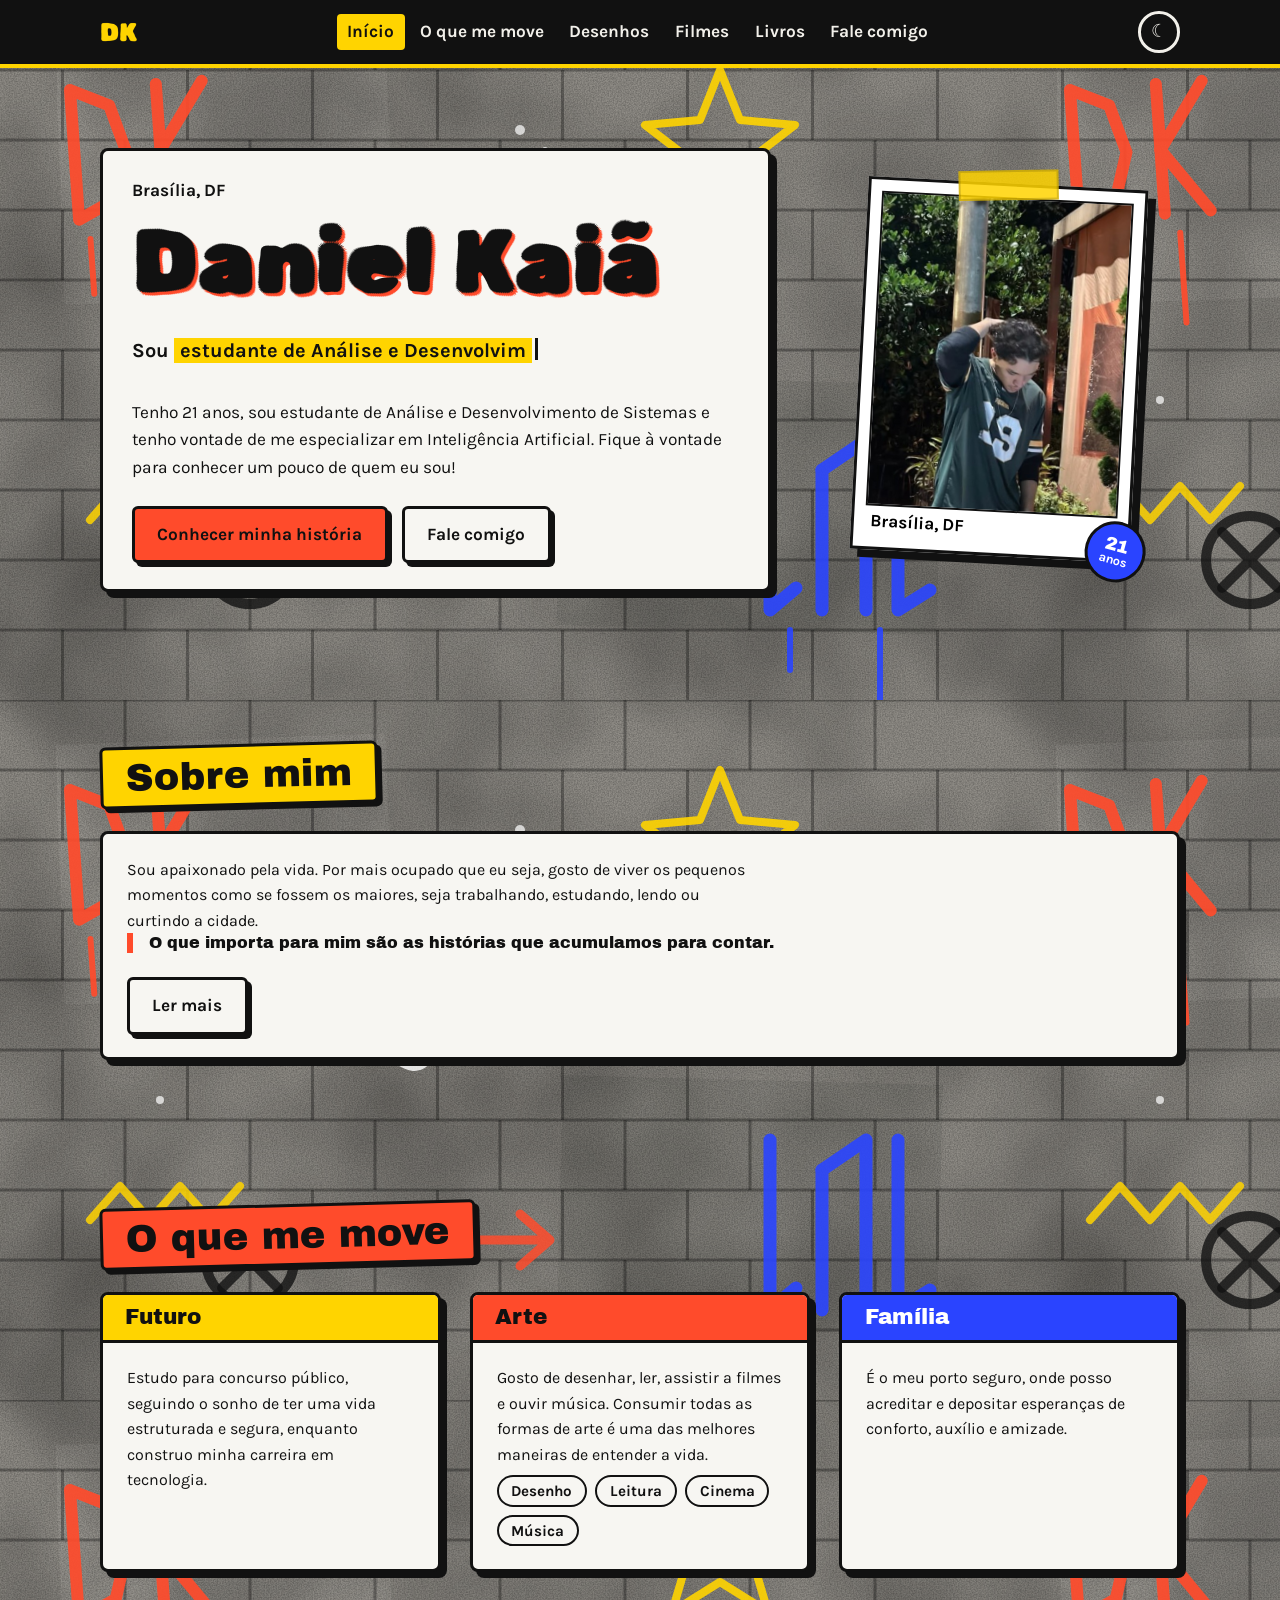
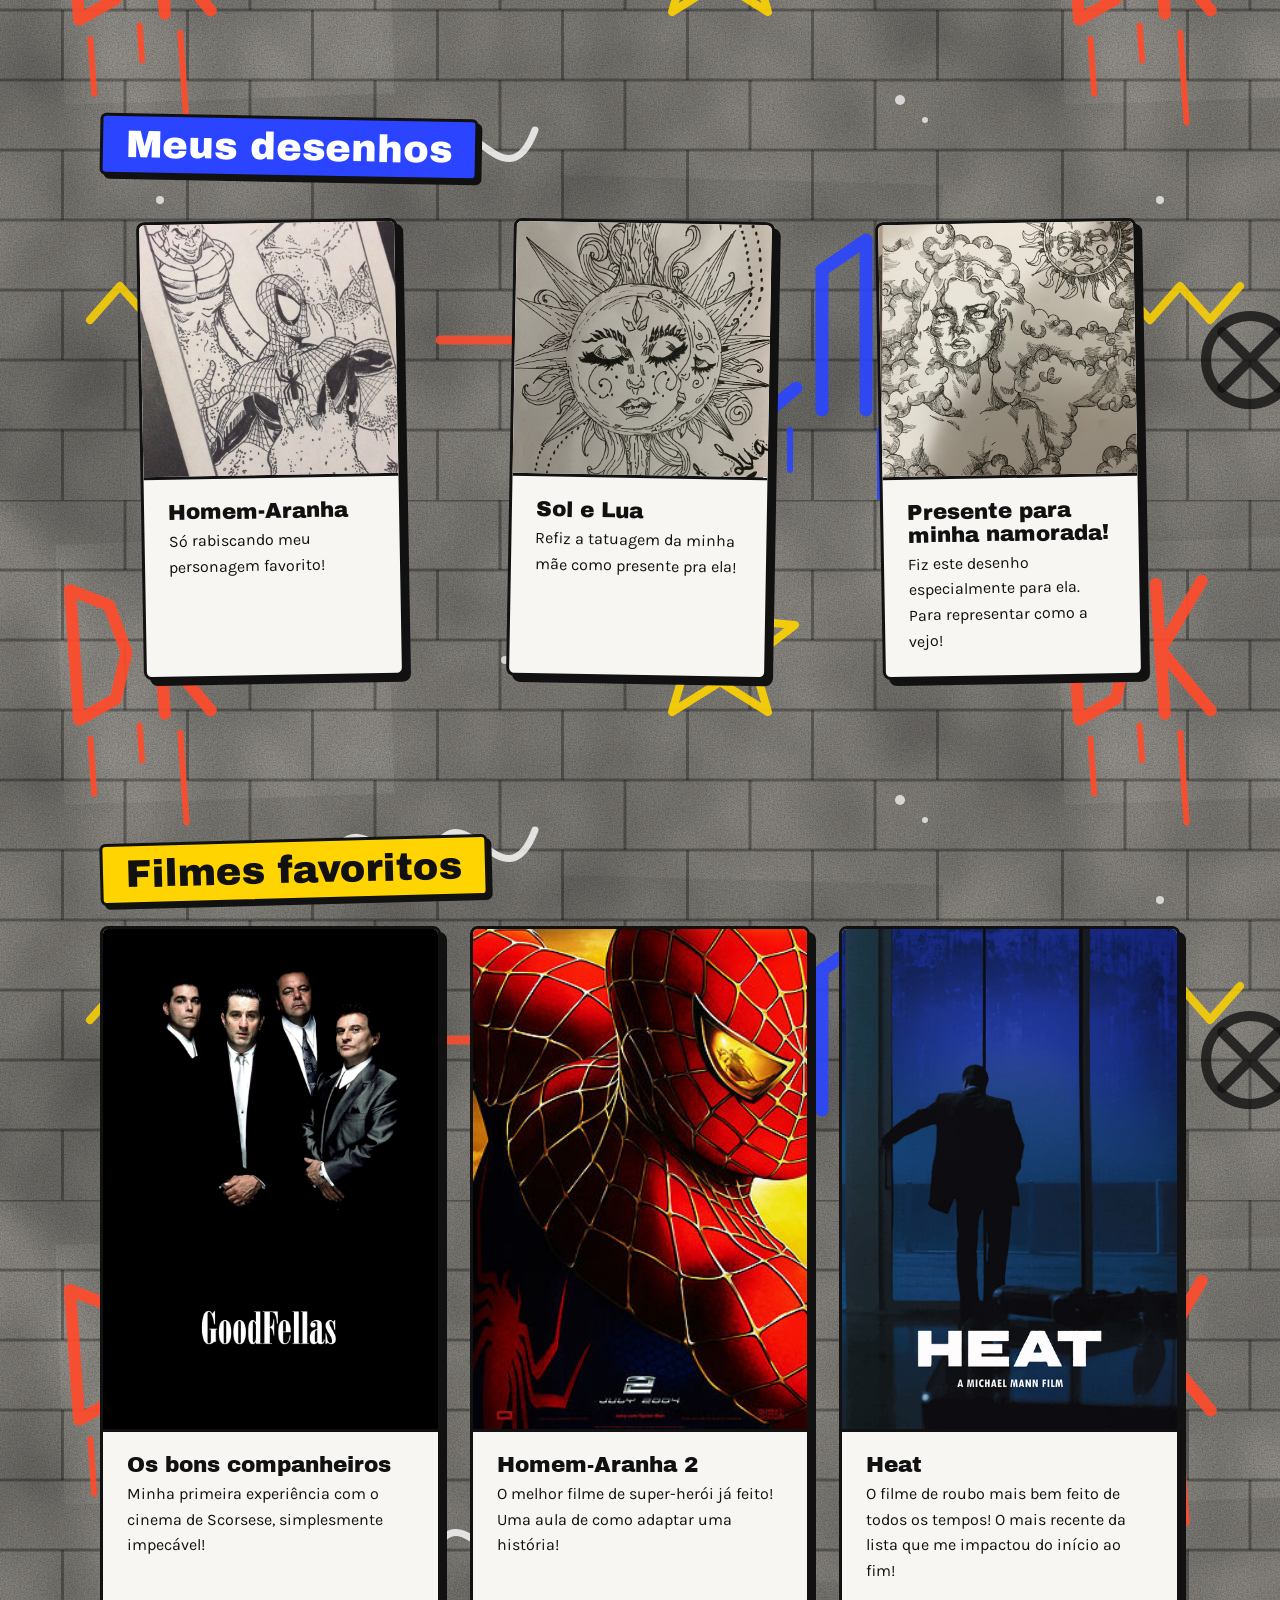
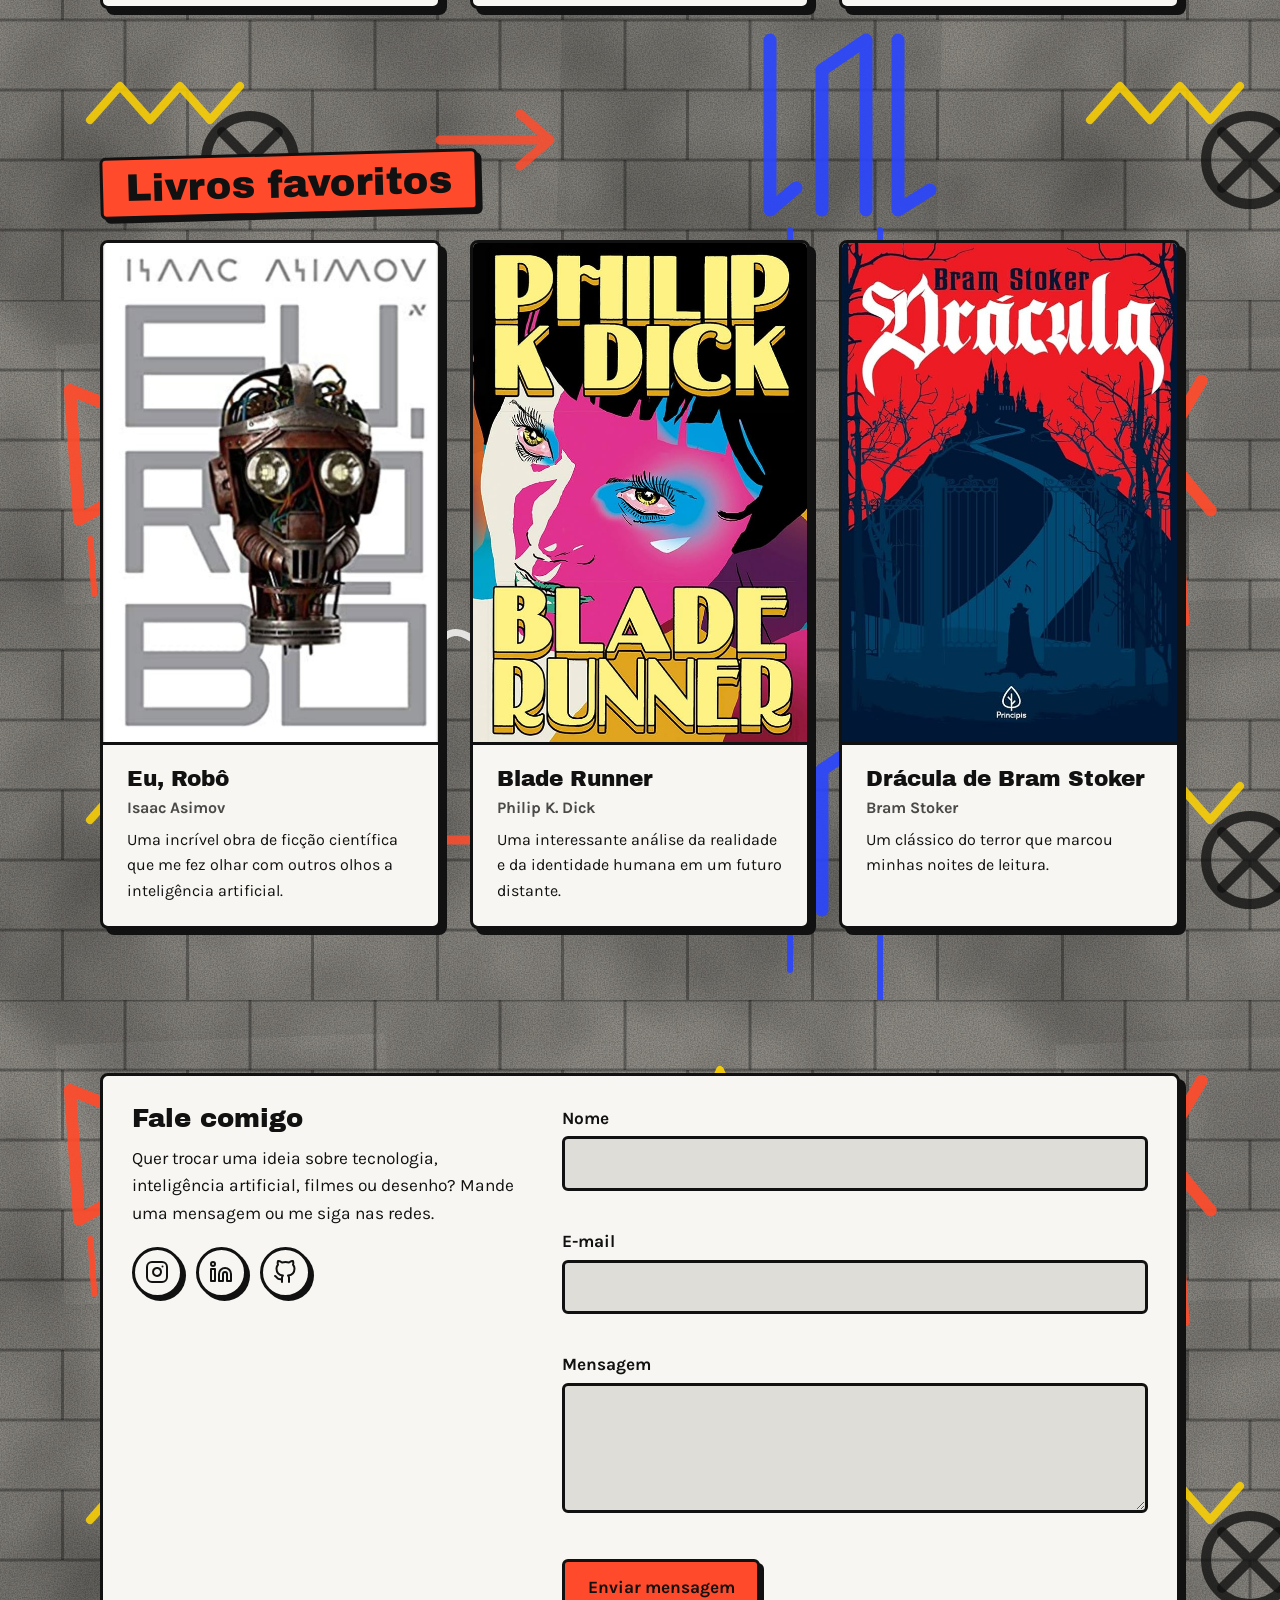
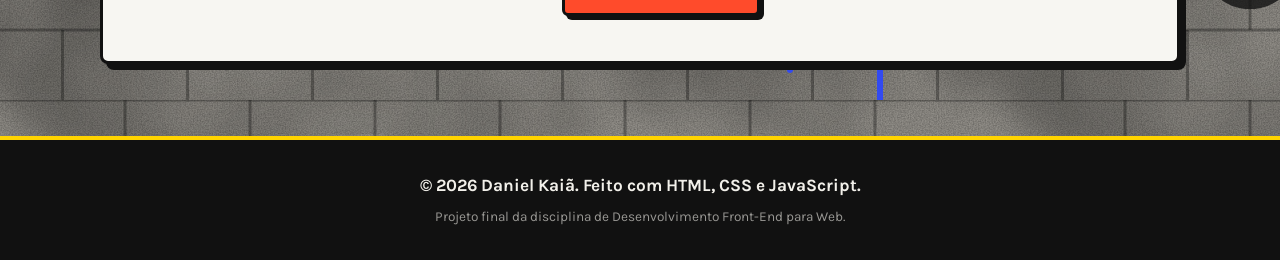
<file: index.html>
<!DOCTYPE html>
<html lang="pt-BR">
<head>
  <meta charset="UTF-8">
  <meta name="viewport" content="width=device-width, initial-scale=1.0">
  <title>Daniel Kaiã | Portfólio</title>
  <meta name="description" content="Portfólio de Daniel Kaiã, 21 anos, de Brasília (DF). Estudante de Análise e Desenvolvimento de Sistemas com foco em Inteligência Artificial.">
  <link rel="icon" href="images/favicon.svg" type="image/svg+xml">
  <link rel="preconnect" href="https://fonts.googleapis.com"><link rel="preconnect" href="https://fonts.gstatic.com" crossorigin><link href="https://fonts.googleapis.com/css2?family=Archivo+Black&family=Karla:wght@400;500;700&family=Rubik+Spray+Paint&display=swap" rel="stylesheet">
<link rel="stylesheet" href="css/style.css?v=2">
  <script src="js/main.js" defer></script>
</head>
<body>
  <a class="pular" href="#conteudo">Pular para o conteúdo</a>

  <header class="topo">
    <div class="container topo__barra">
      <a class="logo" href="index.html">DK</a>
      <nav aria-label="Principal">
        <ul class="menu" id="menu">
          <li><a href="index.html" aria-current="page">Início</a></li>
         <link rel="stylesheet" href="../css/style.css?v=2">
          <li><a href="#movem">O que me move</a></li>
          <li><a href="#desenhos">Desenhos</a></li>
          <li><a href="#filmes">Filmes</a></li>
          <li><a href="#livros">Livros</a></li>
          <li><a href="#contato">Fale comigo</a></li>
        </ul>
      </nav>
      <div class="acoes">
        <button class="icone-btn" id="btn-tema" type="button" aria-label="Ativar tema escuro">☾</button>
        <button class="icone-btn" id="btn-menu" type="button" aria-label="Abrir menu" aria-controls="menu" aria-expanded="false">≡</button>
      </div>
    </div>
  </header>

  <main id="conteudo">
    <section class="container hero" aria-labelledby="titulo-hero">
      <div class="card hero__texto">
        <p class="hero__local">Brasília, DF</p>
        <h1 id="titulo-hero">Daniel Kaiã</h1>
        <p class="hero__digita">Sou <span id="digitando">estudante de Análise e Desenvolvimento de Sistemas</span><i class="cursor" aria-hidden="true"></i></p>
        <p>Tenho 21 anos, sou estudante de Análise e Desenvolvimento de Sistemas e tenho vontade de me especializar em Inteligência Artificial. Fique à vontade para conhecer um pouco de quem eu sou!</p>
        <div class="botoes">
          <a class="btn btn--laranja" href="html/sobre.html">Conhecer minha história</a>
          <a class="btn btn--claro" href="#contato">Fale comigo</a>
        </div>
      </div>
      <figure class="polaroid">
        <img src="images/foto.jpg" alt="Foto de Daniel Kaiã" width="800" height="1000" onerror="this.onerror=null;this.src='images/foto-placeholder.svg'">
        <figcaption>Brasília, DF</figcaption>
        <span class="selo" aria-hidden="true"><span>21<small>anos</small></span></span>
      </figure>
    </section>

    <section class="container secao" id="sobre" aria-labelledby="t-sobre">
      <h2 class="adesivo" id="t-sobre">Sobre mim</h2>
      <div class="card"><div class="card__corpo">
        <p>Sou apaixonado pela vida. Por mais ocupado que eu seja, gosto de viver os pequenos momentos como se fossem os maiores, seja trabalhando, estudando, lendo ou curtindo a cidade.</p>
        <p class="citacao">O que importa para mim são as histórias que acumulamos para contar.</p>
        <div class="botoes"><a class="btn btn--claro" href="html/sobre.html">Ler mais</a></div>
      </div></div>
    </section>

    <section class="container secao" id="movem" aria-labelledby="t-movem">
      <h2 class="adesivo adesivo--laranja" id="t-movem">O que me move</h2>
      <div class="grade">
        <article class="card">
          <div class="movem__topo" style="background:var(--amarelo)"><h3>Futuro</h3></div>
          <div class="card__corpo"><p>Estudo para concurso público, seguindo o sonho de ter uma vida estruturada e segura, enquanto construo minha carreira em tecnologia.</p></div>
        </article>
        <article class="card">
          <div class="movem__topo" style="background:var(--laranja)"><h3>Arte</h3></div>
          <div class="card__corpo"><p>Gosto de desenhar, ler, assistir a filmes e ouvir música. Consumir todas as formas de arte é uma das melhores maneiras de entender a vida.</p>
            <ul class="tags"><li>Desenho</li><li>Leitura</li><li>Cinema</li><li>Música</li></ul></div>
        </article>
        <article class="card">
          <div class="movem__topo" style="background:var(--cobalto);color:#fff"><h3>Família</h3></div>
          <div class="card__corpo"><p>É o meu porto seguro, onde posso acreditar e depositar esperanças de conforto, auxílio e amizade.</p></div>
        </article>
      </div>
    </section>

   <section class="container secao" id="desenhos" aria-labelledby="t-desenhos">
  <h2 class="adesivo adesivo--cobalto" id="t-desenhos">Meus desenhos</h2>
  <div class="grade galeria">

    <figure class="card">
      <img src="images/desenhos/desenho-1.jpg" alt="Desenho 1" loading="lazy" onerror="this.onerror=null;this.src='images/placeholder.svg'">
      <figcaption class="card__corpo">
        <h3>Homem-Aranha</h3>
        <p>Só rabiscando meu personagem favorito!</p>
      </figcaption>
    </figure>

    <figure class="card">
      <img src="images/desenhos/desenho-2.jpg" alt="Desenho 2" loading="lazy" onerror="this.onerror=null;this.src='images/placeholder.svg'">
      <figcaption class="card__corpo">
        <h3>Sol e Lua</h3>
        <p>Refiz a tatuagem da minha mãe como presente pra ela!</p>
      </figcaption>
    </figure>

    <figure class="card">
      <img src="images/desenhos/desenho-3.jpg" alt="Desenho 3" loading="lazy" onerror="this.onerror=null;this.src='images/placeholder.svg'">
      <figcaption class="card__corpo">
        <h3>Presente para minha namorada!</h3>
        <p>Fiz este desenho especialmente para ela. Para representar como a vejo!</p>
      </figcaption>
    </figure>

  </div>
</section>

    <section class="container secao" id="filmes" aria-labelledby="t-filmes">
  <h2 class="adesivo" id="t-filmes">Filmes favoritos</h2>
  <div class="grade capa-grade">

    <article class="card">
      <img src="images/filmes/filme-1.jpg" alt="Pôster do filme 1" loading="lazy" onerror="this.onerror=null;this.src='images/placeholder.svg'">
      <div class="card__corpo">
        <h3>Os bons companheiros</h3>
        <p>Minha primeira experiência com o cinema de Scorsese, simplesmente impecável!</p>
      </div>
    </article>

    <article class="card">
      <img src="images/filmes/filme-2.jpg" alt="Pôster do filme 2" loading="lazy" onerror="this.onerror=null;this.src='images/placeholder.svg'">
      <div class="card__corpo">
        <h3>Homem-Aranha 2</h3>
        <p>O melhor filme de super-herói já feito! Uma aula de como adaptar uma história!</p>
      </div>
    </article>

    <article class="card">
      <img src="images/filmes/filme-3.jpg" alt="Pôster do filme 3" loading="lazy" onerror="this.onerror=null;this.src='images/placeholder.svg'">
      <div class="card__corpo">
        <h3>Heat</h3>
        <p>O filme de roubo mais bem feito de todos os tempos! O mais recente da lista que me impactou do início ao fim!</p>
      </div>
    </article>

  </div>
</section>

    <section class="container secao" id="livros" aria-labelledby="t-livros">
  <h2 class="adesivo adesivo--laranja" id="t-livros">Livros favoritos</h2>
  <div class="grade capa-grade">

    <article class="card">
      <img src="images/livros/livro-1.jpg" alt="Capa do livro 1" loading="lazy" onerror="this.onerror=null;this.src='images/placeholder.svg'">
      <div class="card__corpo">
        <h3>Eu, Robô</h3>
        <p class="autor">Isaac Asimov</p>
        <p>Uma incrível obra de ficção científica que me fez olhar com outros olhos a inteligência artificial.</p>
      </div>
    </article>

    <article class="card">
      <img src="images/livros/livro-2.jpg" alt="Capa do livro 2" loading="lazy" onerror="this.onerror=null;this.src='images/placeholder.svg'">
      <div class="card__corpo">
        <h3>Blade Runner</h3>
        <p class="autor">Philip K. Dick</p>
        <p>Uma interessante análise da realidade e da identidade humana em um futuro distante.</p>
      </div>
    </article>

    <article class="card">
      <img src="images/livros/livro-3.jpg" alt="Capa do livro 3" loading="lazy" onerror="this.onerror=null;this.src='images/placeholder.svg'">
      <div class="card__corpo">
        <h3>Drácula de Bram Stoker</h3>
        <p class="autor">Bram Stoker</p>
        <p>Um clássico do terror que marcou minhas noites de leitura.</p>
      </div>
    </article>

  </div>
</section>

    <section class="container secao" id="contato" aria-labelledby="t-contato">
      <div class="card contato__grade">
        <div>
          <h2 id="t-contato">Fale comigo</h2>
          <p>Quer trocar uma ideia sobre tecnologia, inteligência artificial, filmes ou desenho? Mande uma mensagem ou me siga nas redes.</p>
          <div class="redes">
          <a href="https://www.instagram.com/vulgookaia/" target="_blank" rel="noopener noreferrer" aria-label="Instagram de Daniel Kaiã">
            <svg viewBox="0 0 24 24" aria-hidden="true"><rect x="2" y="2" width="20" height="20" rx="5"/><path d="M16 11.37A4 4 0 1 1 12.63 8 4 4 0 0 1 16 11.37z"/><line x1="17.5" y1="6.5" x2="17.51" y2="6.5"/></svg>
          </a>
          <a href="https://www.linkedin.com/in/daniel-kai%C3%A3-ferreira-mascarenhas-106155258/" target="_blank" rel="noopener noreferrer" aria-label="LinkedIn de Daniel Kaiã">
            <svg viewBox="0 0 24 24" aria-hidden="true"><path d="M16 8a6 6 0 0 1 6 6v7h-4v-7a2 2 0 0 0-2-2 2 2 0 0 0-2 2v7h-4v-7a6 6 0 0 1 6-6z"/><rect x="2" y="9" width="4" height="12"/><circle cx="4" cy="4" r="2"/></svg>
          </a>
          <a href="https://github.com/daniel-kaia" target="_blank" rel="noopener noreferrer" aria-label="GitHub de Daniel Kaiã">
            <svg viewBox="0 0 24 24" aria-hidden="true"><path d="M9 19c-5 1.5-5-2.5-7-3m14 6v-3.87a3.37 3.37 0 0 0-.94-2.61c3.14-.35 6.44-1.54 6.44-7A5.44 5.44 0 0 0 20 4.77 5.07 5.07 0 0 0 19.91 1S18.73.65 16 2.48a13.38 13.38 0 0 0-7 0C6.27.65 5.09 1 5.09 1A5.07 5.07 0 0 0 5 4.77a5.44 5.44 0 0 0-1.5 3.78c0 5.42 3.3 6.61 6.44 7A3.37 3.37 0 0 0 9 18.13V22"/></svg>
          </a>
          </div>
        </div>
        <form class="form" id="form-contato" novalidate>
          <div class="campo"><label for="nome">Nome</label><input type="text" id="nome" name="nome" autocomplete="name" required><p class="erro" aria-live="polite"></p></div>
          <div class="campo"><label for="email">E-mail</label><input type="email" id="email" name="email" autocomplete="email" required><p class="erro" aria-live="polite"></p></div>
          <div class="campo"><label for="mensagem">Mensagem</label><textarea id="mensagem" name="mensagem" required></textarea><p class="erro" aria-live="polite"></p></div>
          <button class="btn btn--laranja" type="submit">Enviar mensagem</button>
          <p class="status" id="status" role="status"></p>
        </form>
      </div>
    </section>
  </main>

  <footer class="rodape">
    <div class="container">
      <p>© <span id="ano">2026</span> <strong>Daniel Kaiã</strong>. Feito com HTML, CSS e JavaScript.</p>
      <p class="rodape__nota">Projeto final da disciplina de Desenvolvimento Front-End para Web.</p>
    </div>
  </footer>
</body>
</html>
</file>
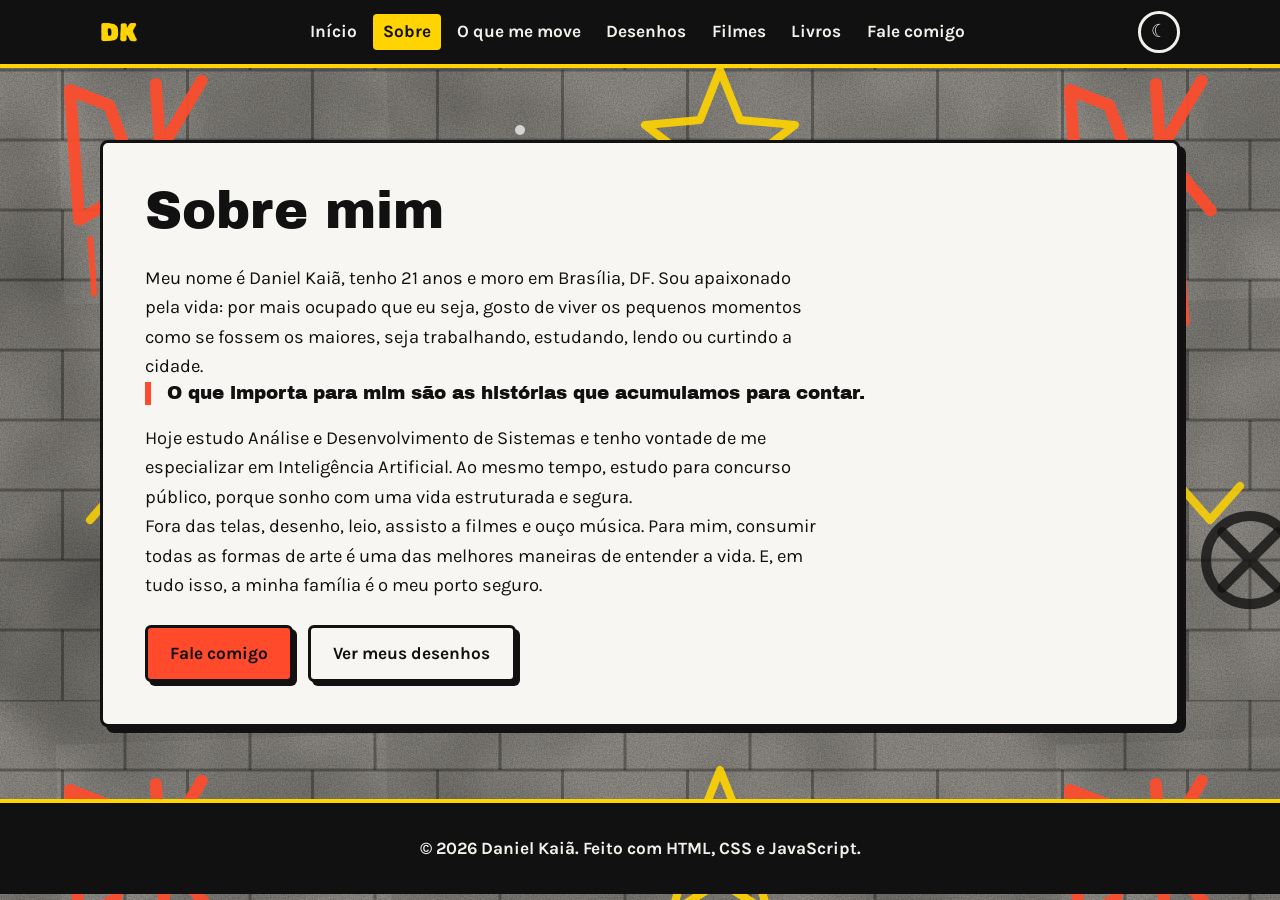
<file: html/sobre.html>
<!DOCTYPE html>
<html lang="pt-BR">
<head>
  <meta charset="UTF-8">
  <meta name="viewport" content="width=device-width, initial-scale=1.0">
  <title>Sobre mim | Daniel Kaiã</title>
  <meta name="description" content="Conheça Daniel Kaiã, 21 anos, de Brasília (DF), estudante de Análise e Desenvolvimento de Sistemas.">
  <link rel="icon" href="../images/favicon.svg" type="image/svg+xml">
  <link rel="preconnect" href="https://fonts.googleapis.com"><link rel="preconnect" href="https://fonts.gstatic.com" crossorigin><link href="https://fonts.googleapis.com/css2?family=Archivo+Black&family=Karla:wght@400;500;700&family=Rubik+Spray+Paint&display=swap" rel="stylesheet">
  <link rel="stylesheet" href="../css/style.css">
  <script src="../js/main.js" defer></script>
</head>
<body>
  <a class="pular" href="#conteudo">Pular para o conteúdo</a>

  <header class="topo">
    <div class="container topo__barra">
      <a class="logo" href="../index.html">DK</a>
      <nav aria-label="Principal">
        <ul class="menu" id="menu">
          <li><a href="../index.html">Início</a></li>
          <li><a href="../sobre.html" aria-current="page">Sobre</a></li>
          <li><a href="../index.html#movem">O que me move</a></li>
          <li><a href="../index.html#desenhos">Desenhos</a></li>
          <li><a href="../index.html#filmes">Filmes</a></li>
          <li><a href="../index.html#livros">Livros</a></li>
          <li><a href="../index.html#contato">Fale comigo</a></li>
        </ul>
      </nav>
      <div class="acoes">
        <button class="icone-btn" id="btn-tema" type="button" aria-label="Ativar tema escuro">☾</button>
        <button class="icone-btn" id="btn-menu" type="button" aria-label="Abrir menu" aria-controls="menu" aria-expanded="false">≡</button>
      </div>
    </div>
  </header>

  <main id="conteudo" class="container secao">
    <article class="artigo card"><div class="card__corpo">
      <h1>Sobre mim</h1>
      <p>Meu nome é Daniel Kaiã, tenho 21 anos e moro em Brasília, DF. Sou apaixonado pela vida: por mais ocupado que eu seja, gosto de viver os pequenos momentos como se fossem os maiores, seja trabalhando, estudando, lendo ou curtindo a cidade.</p>
      <p class="citacao">O que importa para mim são as histórias que acumulamos para contar.</p>
      <p style="margin-top:1.2rem">Hoje estudo Análise e Desenvolvimento de Sistemas e tenho vontade de me especializar em Inteligência Artificial. Ao mesmo tempo, estudo para concurso público, porque sonho com uma vida estruturada e segura.</p>
      <p>Fora das telas, desenho, leio, assisto a filmes e ouço música. Para mim, consumir todas as formas de arte é uma das melhores maneiras de entender a vida. E, em tudo isso, a minha família é o meu porto seguro.</p>
      <div class="botoes">
        <a class="btn btn--laranja" href="../index.html#contato">Fale comigo</a>
        <a class="btn btn--claro" href="../index.html#desenhos">Ver meus desenhos</a>
      </div>
    </div></article>
  </main>

  <footer class="rodape">
    <div class="container"><p>© <span id="ano">2026</span> Daniel Kaiã. Feito com HTML, CSS e JavaScript.</p></div>
  </footer>
</body>
</html>
</file>
<file: css/style.css>
/* ===== Tokens ===== */
:root{
  --bg:#DEDDD8; --card:#F7F6F2; --ink:#111111; --sombra:#111111; --ponto:rgba(0,0,0,.11);
  --laranja:#FF4B2B; --cobalto:#2A44FF; --amarelo:#FFD400; --branco:#FFFFFF;
  --f-spray:"Rubik Spray Paint","Archivo Black",sans-serif;
  --f-titulo:"Archivo Black","Arial Black",sans-serif;
  --f-texto:"Karla",system-ui,-apple-system,"Segoe UI",sans-serif;
}
[data-theme="dark"]{
  --bg:#141414; --card:#212121; --ink:#F2F0EA; --sombra:#4F66FF; --ponto:rgba(255,255,255,.07);
}

/* ===== Base ===== */
*,*::before,*::after{box-sizing:border-box}
html{scroll-behavior:smooth;scroll-padding-top:5.5rem}
body{margin:0;font-family:var(--f-texto);font-size:1.08rem;line-height:1.6;color:var(--ink);
  background-color:var(--bg);background-image:radial-gradient(var(--ponto) 1.3px,transparent 1.5px);background-size:18px 18px}
img{max-width:100%;display:block}
a{color:inherit}
h1,h2,h3{font-family:var(--f-titulo);font-weight:400;line-height:1.05;margin:0 0 .5em}
h3{font-size:1.35rem}
p{margin:0 0 1em;max-width:62ch}
:focus-visible{outline:3px solid var(--cobalto);outline-offset:3px}
[data-theme="dark"] :focus-visible{outline-color:var(--amarelo)}
.container{width:min(100% - 2.5rem,1080px);margin-inline:auto}
.secao{padding:clamp(2.5rem,7vw,4.5rem) 0}
.pular{position:absolute;left:-999px;top:0;background:var(--ink);color:var(--bg);padding:.6rem 1rem;z-index:100}
.pular:focus{left:0}

/* ===== Cabeçalho ===== */
.topo{position:sticky;top:0;z-index:50;background:var(--bg);border-bottom:3px solid var(--ink)}
.topo__barra{display:flex;align-items:center;justify-content:space-between;gap:1rem;min-height:4rem}
.logo{font-family:var(--f-spray);font-size:1.6rem;text-decoration:none}
.menu{display:flex;align-items:center;gap:.3rem;list-style:none;margin:0;padding:0}
.menu a{display:block;text-decoration:none;font-weight:700;padding:.25rem .65rem;border-radius:4px}
.menu a:hover{background:var(--ink);color:var(--bg)}
.menu a[aria-current="page"]{background:var(--amarelo);color:#111}
.acoes{display:flex;gap:.5rem}
.icone-btn{background:var(--card);border:3px solid var(--ink);color:var(--ink);width:2.6rem;height:2.6rem;border-radius:50%;cursor:pointer;font-size:1.1rem;line-height:1}
.icone-btn:hover{background:var(--amarelo);color:#111}
#btn-menu{display:none}

/* ===== Botões ===== */
.botoes{display:flex;flex-wrap:wrap;gap:.9rem;margin-top:1.5rem}
.btn{display:inline-block;font:inherit;font-weight:700;padding:.75rem 1.4rem;border:3px solid var(--ink);border-radius:6px;text-decoration:none;cursor:pointer;box-shadow:4px 4px 0 var(--sombra);transition:transform .12s,box-shadow .12s}
.btn:hover{transform:translate(-2px,-2px);box-shadow:6px 6px 0 var(--sombra)}
.btn:active{transform:translate(2px,2px);box-shadow:1px 1px 0 var(--sombra)}
.btn--laranja{background:var(--laranja);color:#111}
.btn--claro{background:var(--card);color:var(--ink)}

/* ===== Cards e adesivos ===== */
.card{background:var(--card);border:3px solid var(--ink);border-radius:8px;box-shadow:6px 6px 0 var(--sombra);overflow:hidden}
.card__corpo{padding:1.4rem 1.5rem}
.adesivo{display:inline-block;font-family:var(--f-titulo);font-size:clamp(1.6rem,4.5vw,2.4rem);padding:.2em .6em;border:3px solid var(--ink);border-radius:6px;transform:rotate(-1.5deg);margin:0 0 1.6rem;box-shadow:4px 4px 0 var(--sombra);color:#111;background:var(--amarelo)}
.adesivo--laranja{background:var(--laranja)}
.adesivo--cobalto{background:var(--cobalto);color:#fff;transform:rotate(1deg)}
.grade{display:grid;grid-template-columns:repeat(auto-fit,minmax(240px,1fr));gap:1.8rem}

/* ===== Hero ===== */
.hero{display:grid;grid-template-columns:1.3fr .7fr;gap:3rem;align-items:center;padding:clamp(2.5rem,7vw,5rem) 0}.hero__local{font-weight:700;margin-bottom:.6rem}
.hero h1{font-family:var(--f-spray);font-size:clamp(2.8rem,9vw,5.6rem);letter-spacing:.01em;margin-bottom:.3em}
.hero__digita{font-weight:700;font-size:1.25rem;min-height:2.2em}
.hero__digita span{background:var(--amarelo);color:#111;padding:.05em .3em}
.cursor{display:inline-block;width:3px;height:1.1em;background:var(--ink);margin-left:3px;vertical-align:-.15em;animation:piscar 1s steps(1) infinite}
@keyframes piscar{50%{opacity:0}}
.polaroid{position:relative;background:#fff;border:3px solid var(--ink);padding:.7rem .7rem 2.6rem;transform:rotate(3deg);box-shadow:8px 8px 0 var(--sombra);max-width:280px;justify-self:center}.polaroid::before{content:"";position:absolute;top:-16px;left:50%;width:100px;height:30px;margin-left:-50px;background:rgba(255,212,0,.85);transform:rotate(-4deg);border:2px solid rgba(0,0,0,.15)}
.polaroid img{width:100%;height:auto;aspect-ratio:4/5;object-fit:cover;object-position:center top;border:2px solid #111}.selo{position:absolute;right:-1.2rem;bottom:-1.4rem;width:3.8rem;height:3.8rem;border-radius:50%;background:var(--cobalto);color:#fff;border:3px solid #111;display:grid;place-items:center;text-align:center;font-family:var(--f-titulo);font-size:1.15rem;line-height:1;transform:rotate(12deg)}
.selo small{display:block;font-family:var(--f-texto);font-size:.8rem;font-weight:700}

/* ===== Seções com cards ===== */
.citacao{margin:1.2rem 0 0;padding-left:1rem;border-left:6px solid var(--laranja);font-family:var(--f-titulo);font-size:1.3rem;line-height:1.25}
.movem__topo{padding:.7rem 1.4rem;border-bottom:3px solid var(--ink);color:#111}
.movem__topo h3{margin:0}
.tags{display:flex;flex-wrap:wrap;gap:.5rem;list-style:none;margin:.5rem 0 0;padding:0}
.tags li{border:2px solid var(--ink);border-radius:2rem;padding:.1rem .8rem;font-size:.95rem;font-weight:700}

.galeria .card:nth-child(odd){transform:rotate(-1deg)}
.galeria .card:nth-child(even){transform:rotate(1deg)}
.galeria img{width:100%;aspect-ratio:1/1;object-fit:cover;border-bottom:3px solid var(--ink)}
.capa-grade{grid-template-columns:repeat(auto-fit,minmax(200px,1fr))}
.capa-grade img{width:100%;aspect-ratio:2/3;object-fit:cover;border-bottom:3px solid var(--ink)}
.card__corpo h3{margin-bottom:.2em}
.card__corpo p{margin:0;font-size:1rem}
.autor{font-weight:700;opacity:.75;margin-bottom:.4rem!important}

/* ===== Contato ===== */
.contato__grade{display:grid;grid-template-columns:.8fr 1.2fr;gap:2.5rem;padding:1.8rem}
.redes{display:flex;gap:.8rem;margin-top:1.2rem}
.redes a{display:grid;place-items:center;width:3.2rem;height:3.2rem;border:3px solid var(--ink);border-radius:50%;background:var(--card);box-shadow:3px 3px 0 var(--sombra);transition:transform .12s}
.redes a:hover{transform:translate(-2px,-2px)}
.redes a:nth-child(1):hover{background:var(--laranja);color:#111}
.redes a:nth-child(2):hover{background:var(--cobalto);color:#fff}
.redes a:nth-child(3):hover{background:var(--amarelo);color:#111}
.redes svg{width:1.5rem;height:1.5rem;fill:none;stroke:currentColor;stroke-width:2;stroke-linecap:round;stroke-linejoin:round}
.form{display:grid;gap:1rem}
.campo label{display:block;font-weight:700;margin-bottom:.25rem}
.campo input,.campo textarea{width:100%;font:inherit;color:var(--ink);background:var(--bg);border:3px solid var(--ink);border-radius:6px;padding:.65rem .8rem}
.campo textarea{min-height:130px;resize:vertical}
.campo input:focus,.campo textarea:focus{outline:none;box-shadow:4px 4px 0 var(--cobalto)}
.campo.invalido input,.campo.invalido textarea{border-color:#E0102F}
.erro{color:#C20F2B;font-size:.9rem;font-weight:700;margin:.25rem 0 0;min-height:1.2em}
[data-theme="dark"] .erro{color:#FF8095}
.status{font-weight:700;margin:0}
.form .btn{justify-self:start}

/* ===== Sobre (página interna) ===== */
.artigo .card__corpo{padding:clamp(1.4rem,4vw,2.6rem)}
.artigo h1{font-size:clamp(2rem,6vw,3.2rem)}
.artigo p{font-size:1.15rem}

/* ===== Rodapé ===== */
.rodape{padding:2rem 0;font-weight:700;border-top:3px solid var(--ink)}
.rodape p{margin:0 auto;text-align:center}

/* ===== Responsivo ===== */
@media (max-width:900px){
  #btn-menu{display:inline-block}
  .menu{display:none;position:absolute;top:100%;left:0;right:0;flex-direction:column;align-items:stretch;gap:0;background:var(--bg);border-bottom:3px solid var(--ink);padding:.5rem 1.25rem 1rem}
  .menu.aberto{display:flex}
  .menu a{padding:.7rem .5rem}
}
@media (max-width:760px){
  .hero,.contato__grade{grid-template-columns:1fr;gap:2.2rem}
  .polaroid{max-width:240px;transform:rotate(2deg)}  .galeria .card:nth-child(n){transform:none}
}
@media (prefers-reduced-motion:reduce){
  html{scroll-behavior:auto}
  .cursor{animation:none}
  .btn,.redes a{transition:none}
}

/* ===== Muro de beco (fundo pixado) ===== */
:root{--veu:rgba(0,0,0,0)}
[data-theme="dark"]{--veu:rgba(0,0,0,.62)}
body{background-color:#6F6C66;background-image:linear-gradient(var(--veu),var(--veu)),url("../images/muro.svg");background-size:auto,1000px 700px;background-repeat:repeat}
.topo{background:#111;color:#F2F0EA;border-bottom:4px solid var(--amarelo)}
.topo .logo{color:var(--amarelo)}
.topo .menu a:hover{background:var(--amarelo);color:#111}
.topo .icone-btn{background:#111;border-color:#F2F0EA;color:#F2F0EA}
.topo .icone-btn:hover{background:var(--amarelo);color:#111}
.hero__texto{padding:1.6rem 1.8rem}
.hero h1{text-shadow:3px 3px 0 var(--laranja)}
.rodape{background:#111;color:#F2F0EA;border-top:4px solid var(--amarelo)}
@media (max-width:900px){.menu{background:#111;border-bottom:4px solid var(--amarelo)}}

.rodape .rodape__nota{font-size:.85rem;font-weight:400;opacity:.6;margin-top:.4rem}
.hero .polaroid figcaption{position:absolute;left:1rem;bottom:.7rem;color:#000;font-weight:700}

.hero .polaroid{color-scheme:light}
.hero .polaroid figcaption{color:#000!important;-webkit-text-fill-color:#000}
</file>
